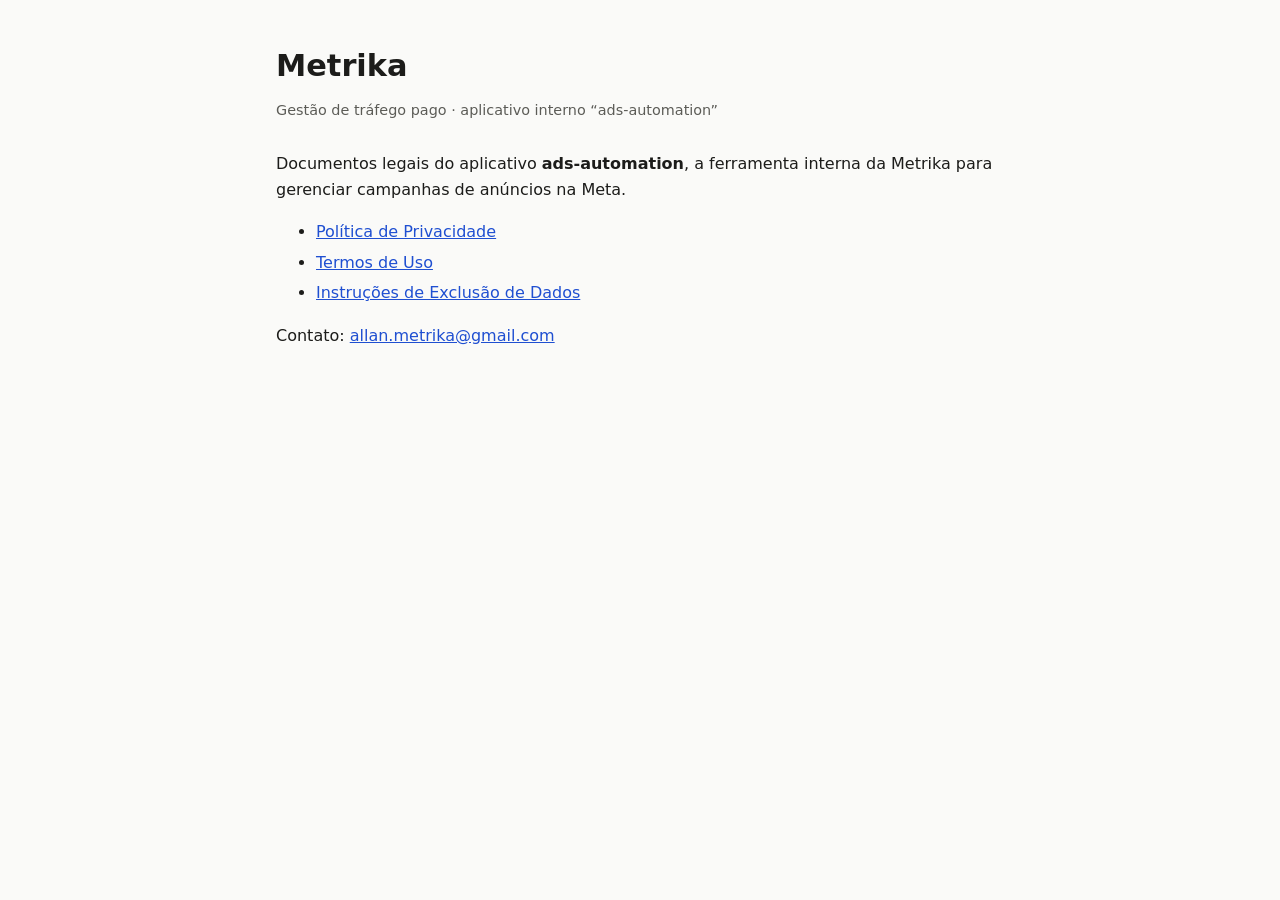
<file: index.html>
<!doctype html>
<html lang="pt-BR">
<head>
<meta charset="utf-8">
<meta name="viewport" content="width=device-width, initial-scale=1">
<title>Metrika — Documentos</title>
<link rel="stylesheet" href="_base.css">
</head>
<body>
<main>
<h1>Metrika</h1>
<p class="meta">Gestão de tráfego pago · aplicativo interno “ads-automation”</p>
<p>Documentos legais do aplicativo <strong>ads-automation</strong>, a ferramenta interna da Metrika para gerenciar campanhas de anúncios na Meta.</p>
<ul>
<li><a href="privacidade.html">Política de Privacidade</a></li>
<li><a href="termos.html">Termos de Uso</a></li>
<li><a href="exclusao-de-dados.html">Instruções de Exclusão de Dados</a></li>
</ul>
<p>Contato: <a href="mailto:allan.metrika@gmail.com">allan.metrika@gmail.com</a></p>
</main>
</body>
</html>
</file>
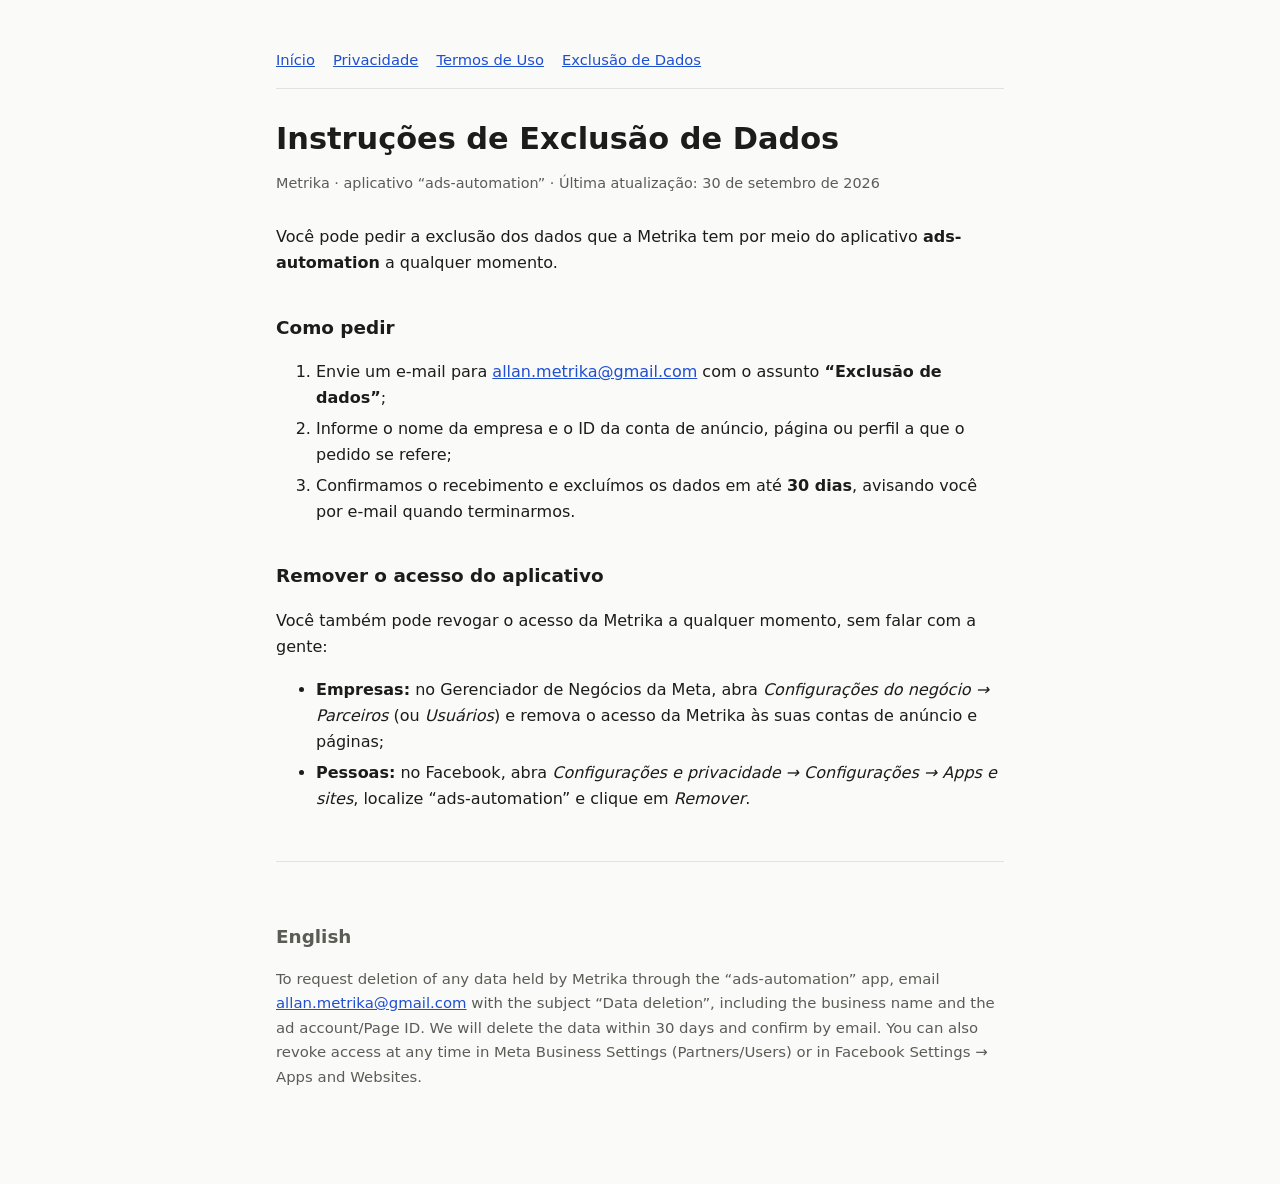
<file: exclusao-de-dados.html>
<!doctype html>
<html lang="pt-BR">
<head>
<meta charset="utf-8">
<meta name="viewport" content="width=device-width, initial-scale=1">
<title>Exclusão de Dados — Metrika</title>
<link rel="stylesheet" href="_base.css">
</head>
<body>
<main>
<nav><a href="./">Início</a><a href="privacidade.html">Privacidade</a><a href="termos.html">Termos de Uso</a><a href="exclusao-de-dados.html">Exclusão de Dados</a></nav>
<h1>Instruções de Exclusão de Dados</h1>
<p class="meta">Metrika · aplicativo “ads-automation” · Última atualização: 30 de setembro de 2026</p>

<p>Você pode pedir a exclusão dos dados que a Metrika tem por meio do aplicativo <strong>ads-automation</strong> a qualquer momento.</p>

<h2>Como pedir</h2>
<ol>
<li>Envie um e-mail para <a href="mailto:allan.metrika@gmail.com?subject=Exclus%C3%A3o%20de%20dados">allan.metrika@gmail.com</a> com o assunto <strong>“Exclusão de dados”</strong>;</li>
<li>Informe o nome da empresa e o ID da conta de anúncio, página ou perfil a que o pedido se refere;</li>
<li>Confirmamos o recebimento e excluímos os dados em até <strong>30 dias</strong>, avisando você por e-mail quando terminarmos.</li>
</ol>

<h2>Remover o acesso do aplicativo</h2>
<p>Você também pode revogar o acesso da Metrika a qualquer momento, sem falar com a gente:</p>
<ul>
<li><strong>Empresas:</strong> no Gerenciador de Negócios da Meta, abra <em>Configurações do negócio → Parceiros</em> (ou <em>Usuários</em>) e remova o acesso da Metrika às suas contas de anúncio e páginas;</li>
<li><strong>Pessoas:</strong> no Facebook, abra <em>Configurações e privacidade → Configurações → Apps e sites</em>, localize “ads-automation” e clique em <em>Remover</em>.</li>
</ul>

<div class="en">
<h2>English</h2>
<p>To request deletion of any data held by Metrika through the “ads-automation” app, email <a href="mailto:allan.metrika@gmail.com">allan.metrika@gmail.com</a> with the subject “Data deletion”, including the business name and the ad account/Page ID. We will delete the data within 30 days and confirm by email. You can also revoke access at any time in Meta Business Settings (Partners/Users) or in Facebook Settings → Apps and Websites.</p>
</div>
</main>
</body>
</html>
</file>
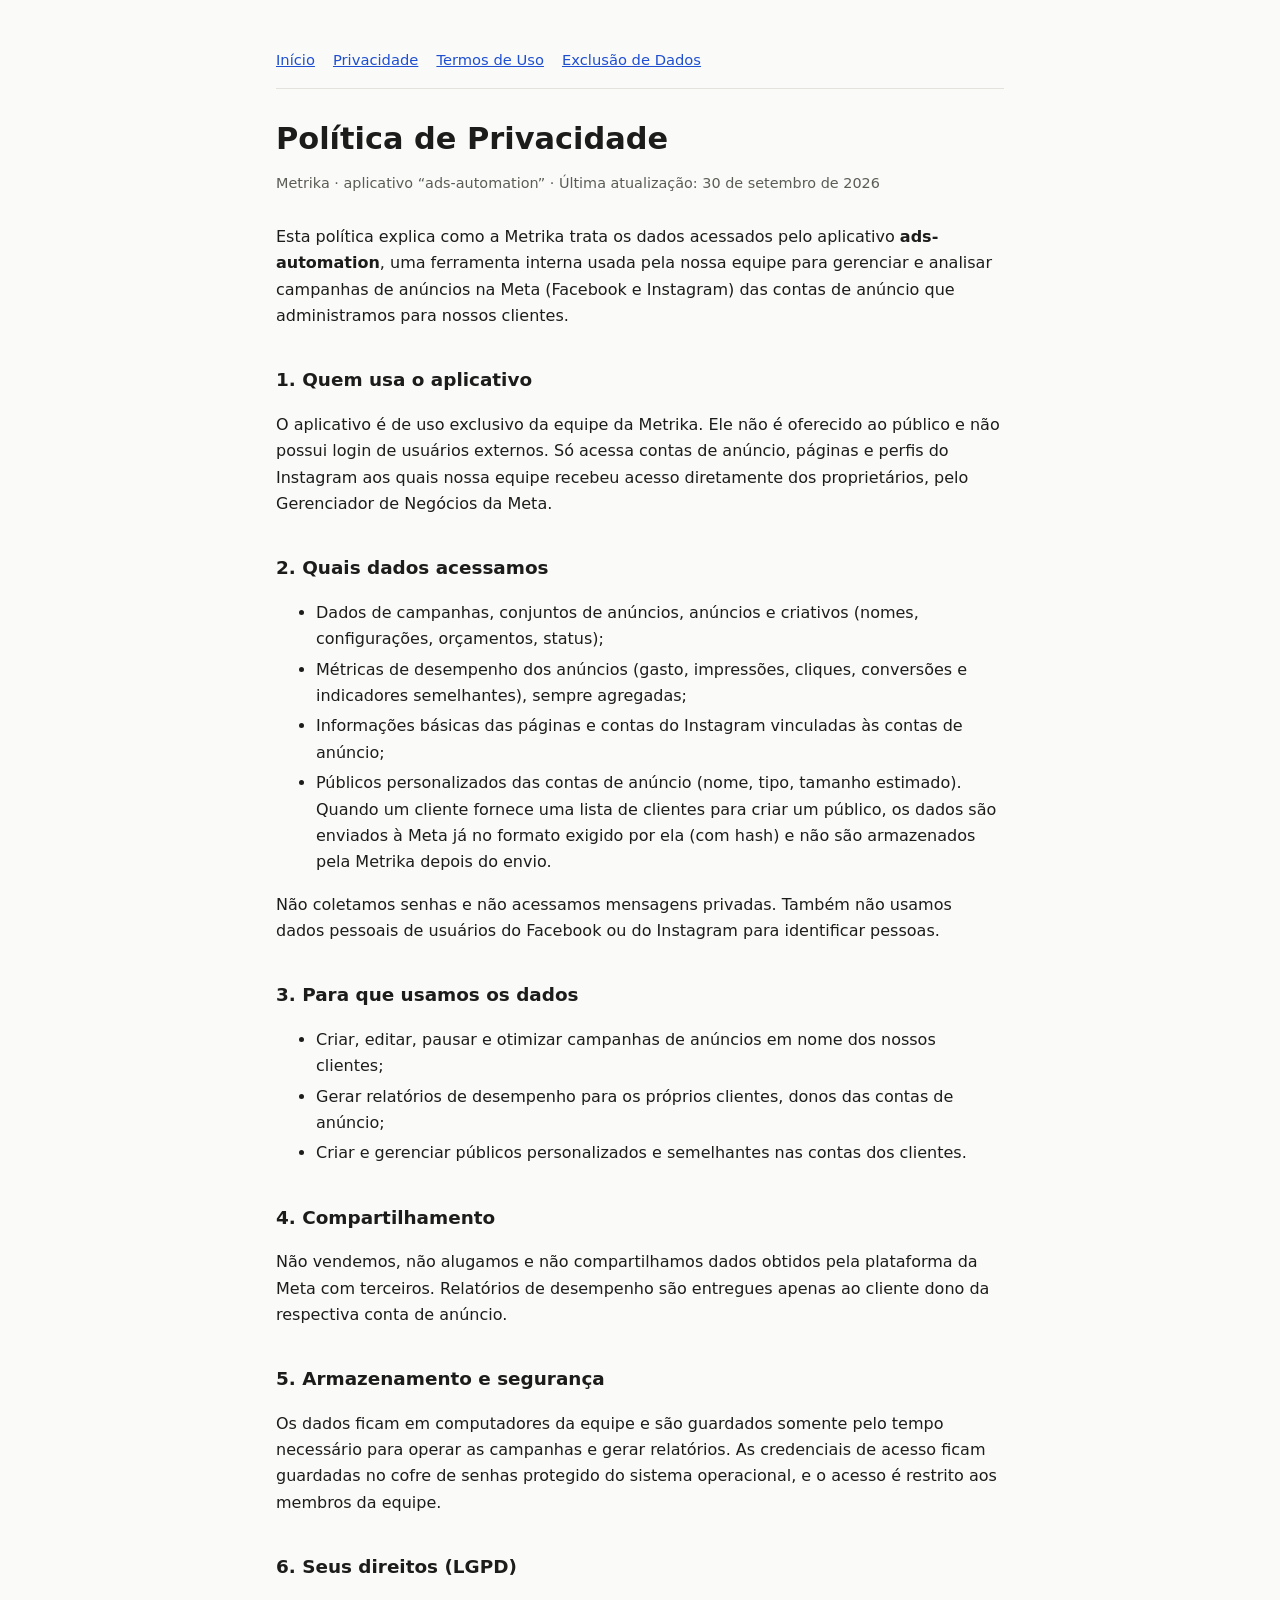
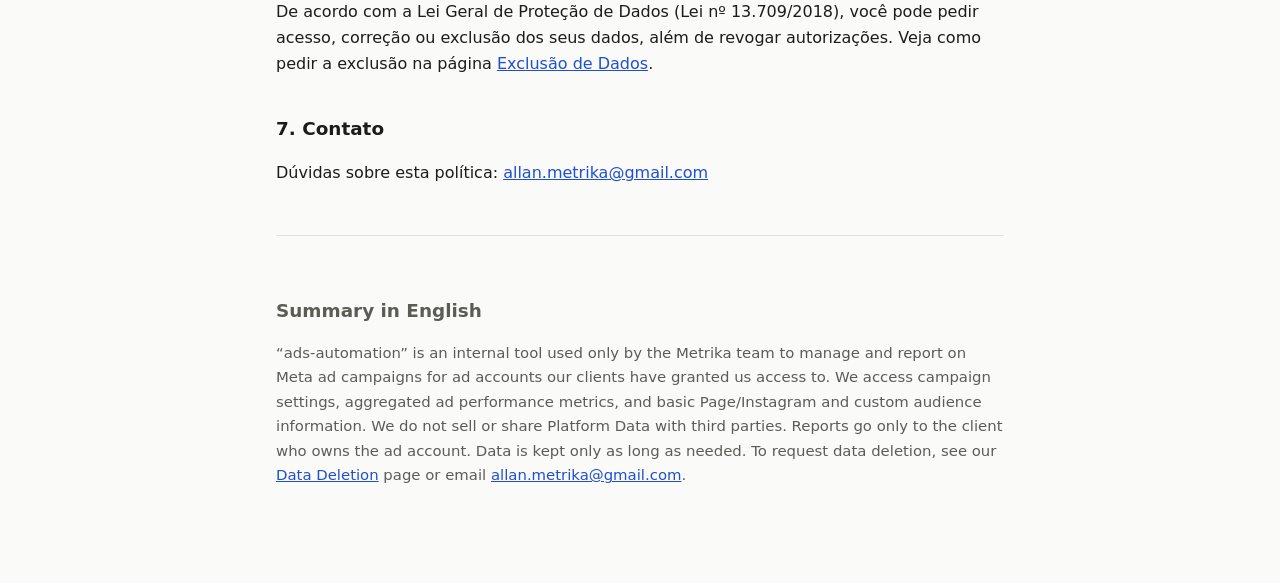
<file: privacidade.html>
<!doctype html>
<html lang="pt-BR">
<head>
<meta charset="utf-8">
<meta name="viewport" content="width=device-width, initial-scale=1">
<title>Política de Privacidade — Metrika</title>
<link rel="stylesheet" href="_base.css">
</head>
<body>
<main>
<nav><a href="./">Início</a><a href="privacidade.html">Privacidade</a><a href="termos.html">Termos de Uso</a><a href="exclusao-de-dados.html">Exclusão de Dados</a></nav>
<h1>Política de Privacidade</h1>
<p class="meta">Metrika · aplicativo “ads-automation” · Última atualização: 30 de setembro de 2026</p>

<p>Esta política explica como a Metrika trata os dados acessados pelo aplicativo <strong>ads-automation</strong>, uma ferramenta interna usada pela nossa equipe para gerenciar e analisar campanhas de anúncios na Meta (Facebook e Instagram) das contas de anúncio que administramos para nossos clientes.</p>

<h2>1. Quem usa o aplicativo</h2>
<p>O aplicativo é de uso exclusivo da equipe da Metrika. Ele não é oferecido ao público e não possui login de usuários externos. Só acessa contas de anúncio, páginas e perfis do Instagram aos quais nossa equipe recebeu acesso diretamente dos proprietários, pelo Gerenciador de Negócios da Meta.</p>

<h2>2. Quais dados acessamos</h2>
<ul>
<li>Dados de campanhas, conjuntos de anúncios, anúncios e criativos (nomes, configurações, orçamentos, status);</li>
<li>Métricas de desempenho dos anúncios (gasto, impressões, cliques, conversões e indicadores semelhantes), sempre agregadas;</li>
<li>Informações básicas das páginas e contas do Instagram vinculadas às contas de anúncio;</li>
<li>Públicos personalizados das contas de anúncio (nome, tipo, tamanho estimado). Quando um cliente fornece uma lista de clientes para criar um público, os dados são enviados à Meta já no formato exigido por ela (com hash) e não são armazenados pela Metrika depois do envio.</li>
</ul>
<p>Não coletamos senhas e não acessamos mensagens privadas. Também não usamos dados pessoais de usuários do Facebook ou do Instagram para identificar pessoas.</p>

<h2>3. Para que usamos os dados</h2>
<ul>
<li>Criar, editar, pausar e otimizar campanhas de anúncios em nome dos nossos clientes;</li>
<li>Gerar relatórios de desempenho para os próprios clientes, donos das contas de anúncio;</li>
<li>Criar e gerenciar públicos personalizados e semelhantes nas contas dos clientes.</li>
</ul>

<h2>4. Compartilhamento</h2>
<p>Não vendemos, não alugamos e não compartilhamos dados obtidos pela plataforma da Meta com terceiros. Relatórios de desempenho são entregues apenas ao cliente dono da respectiva conta de anúncio.</p>

<h2>5. Armazenamento e segurança</h2>
<p>Os dados ficam em computadores da equipe e são guardados somente pelo tempo necessário para operar as campanhas e gerar relatórios. As credenciais de acesso ficam guardadas no cofre de senhas protegido do sistema operacional, e o acesso é restrito aos membros da equipe.</p>

<h2>6. Seus direitos (LGPD)</h2>
<p>De acordo com a Lei Geral de Proteção de Dados (Lei nº 13.709/2018), você pode pedir acesso, correção ou exclusão dos seus dados, além de revogar autorizações. Veja como pedir a exclusão na página <a href="exclusao-de-dados.html">Exclusão de Dados</a>.</p>

<h2>7. Contato</h2>
<p>Dúvidas sobre esta política: <a href="mailto:allan.metrika@gmail.com">allan.metrika@gmail.com</a></p>

<div class="en">
<h2>Summary in English</h2>
<p>“ads-automation” is an internal tool used only by the Metrika team to manage and report on Meta ad campaigns for ad accounts our clients have granted us access to. We access campaign settings, aggregated ad performance metrics, and basic Page/Instagram and custom audience information. We do not sell or share Platform Data with third parties. Reports go only to the client who owns the ad account. Data is kept only as long as needed. To request data deletion, see our <a href="exclusao-de-dados.html">Data Deletion</a> page or email <a href="mailto:allan.metrika@gmail.com">allan.metrika@gmail.com</a>.</p>
</div>
</main>
</body>
</html>
</file>
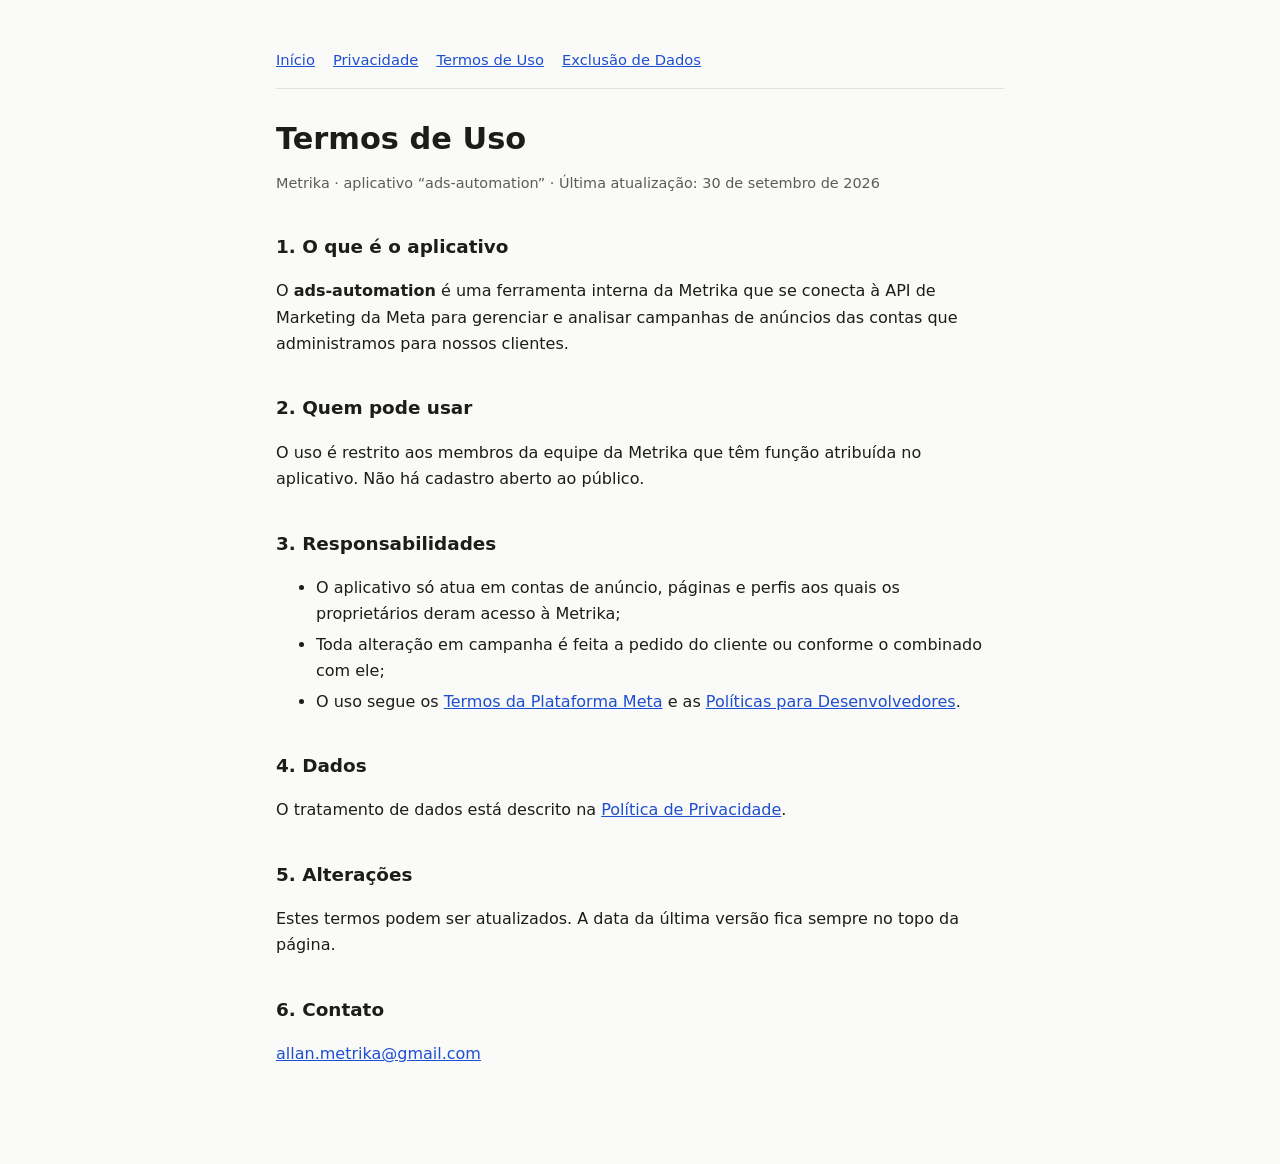
<file: termos.html>
<!doctype html>
<html lang="pt-BR">
<head>
<meta charset="utf-8">
<meta name="viewport" content="width=device-width, initial-scale=1">
<title>Termos de Uso — Metrika</title>
<link rel="stylesheet" href="_base.css">
</head>
<body>
<main>
<nav><a href="./">Início</a><a href="privacidade.html">Privacidade</a><a href="termos.html">Termos de Uso</a><a href="exclusao-de-dados.html">Exclusão de Dados</a></nav>
<h1>Termos de Uso</h1>
<p class="meta">Metrika · aplicativo “ads-automation” · Última atualização: 30 de setembro de 2026</p>

<h2>1. O que é o aplicativo</h2>
<p>O <strong>ads-automation</strong> é uma ferramenta interna da Metrika que se conecta à API de Marketing da Meta para gerenciar e analisar campanhas de anúncios das contas que administramos para nossos clientes.</p>

<h2>2. Quem pode usar</h2>
<p>O uso é restrito aos membros da equipe da Metrika que têm função atribuída no aplicativo. Não há cadastro aberto ao público.</p>

<h2>3. Responsabilidades</h2>
<ul>
<li>O aplicativo só atua em contas de anúncio, páginas e perfis aos quais os proprietários deram acesso à Metrika;</li>
<li>Toda alteração em campanha é feita a pedido do cliente ou conforme o combinado com ele;</li>
<li>O uso segue os <a href="https://developers.facebook.com/terms" rel="noopener">Termos da Plataforma Meta</a> e as <a href="https://developers.facebook.com/devpolicy" rel="noopener">Políticas para Desenvolvedores</a>.</li>
</ul>

<h2>4. Dados</h2>
<p>O tratamento de dados está descrito na <a href="privacidade.html">Política de Privacidade</a>.</p>

<h2>5. Alterações</h2>
<p>Estes termos podem ser atualizados. A data da última versão fica sempre no topo da página.</p>

<h2>6. Contato</h2>
<p><a href="mailto:allan.metrika@gmail.com">allan.metrika@gmail.com</a></p>
</main>
</body>
</html>
</file>
<file: _base.css>
:root{--bg:#fafaf8;--fg:#1c1c1a;--mut:#5c5c57;--line:#e3e2dc;--acc:#1f4fd1}
@media (prefers-color-scheme:dark){:root{--bg:#141413;--fg:#ecebe6;--mut:#a3a29b;--line:#2c2c29;--acc:#7ea0ff}}
*{box-sizing:border-box}body{margin:0;background:var(--bg);color:var(--fg);font:16px/1.65 system-ui,-apple-system,"Segoe UI",sans-serif}
main{max-width:760px;margin:0 auto;padding:48px 16px 80px}h1{font-size:1.9rem;line-height:1.2;margin:0 0 4px}h2{font-size:1.15rem;margin:36px 0 8px}
.meta{color:var(--mut);font-size:.9rem;margin-bottom:28px}nav{display:flex;gap:18px;flex-wrap:wrap;font-size:.92rem;padding-bottom:16px;border-bottom:1px solid var(--line);margin-bottom:32px}
a{color:var(--acc)}li{margin:4px 0}.en{margin-top:48px;padding-top:24px;border-top:1px solid var(--line);color:var(--mut);font-size:.93rem}
</file>
